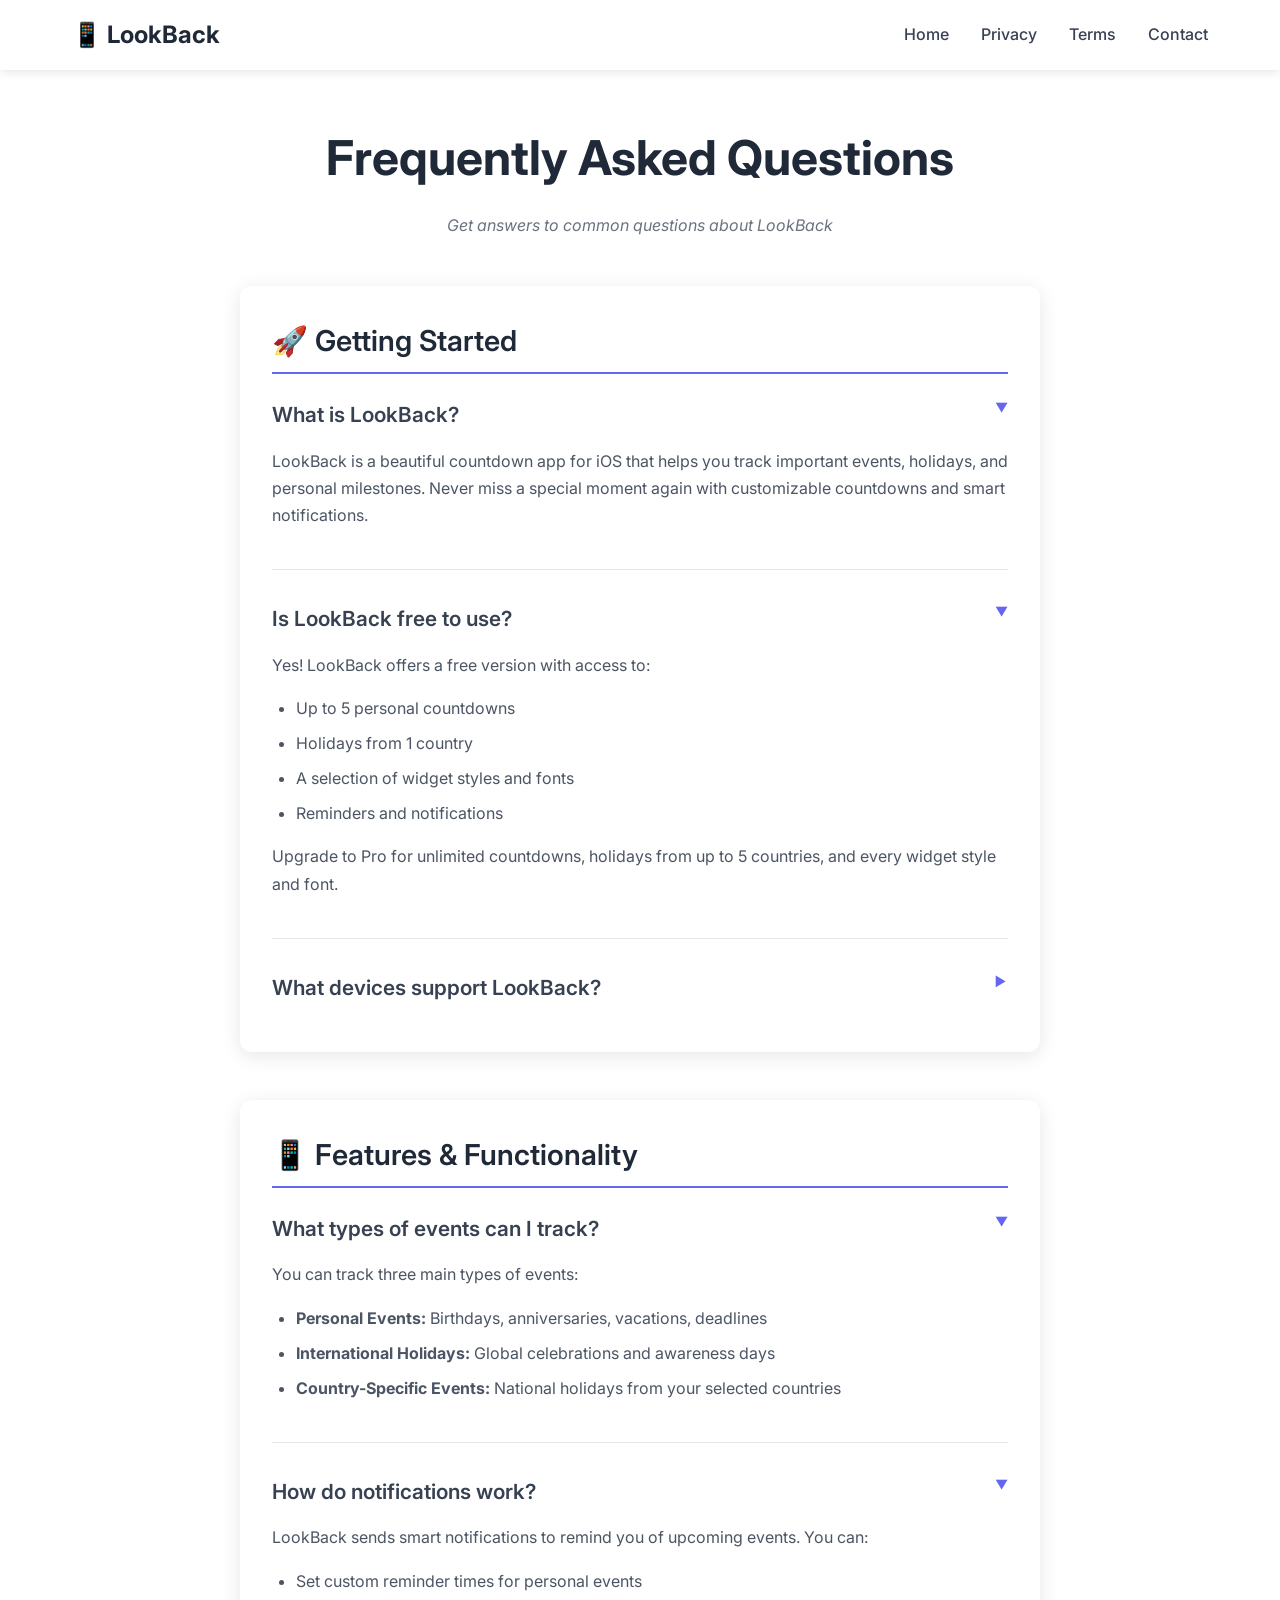
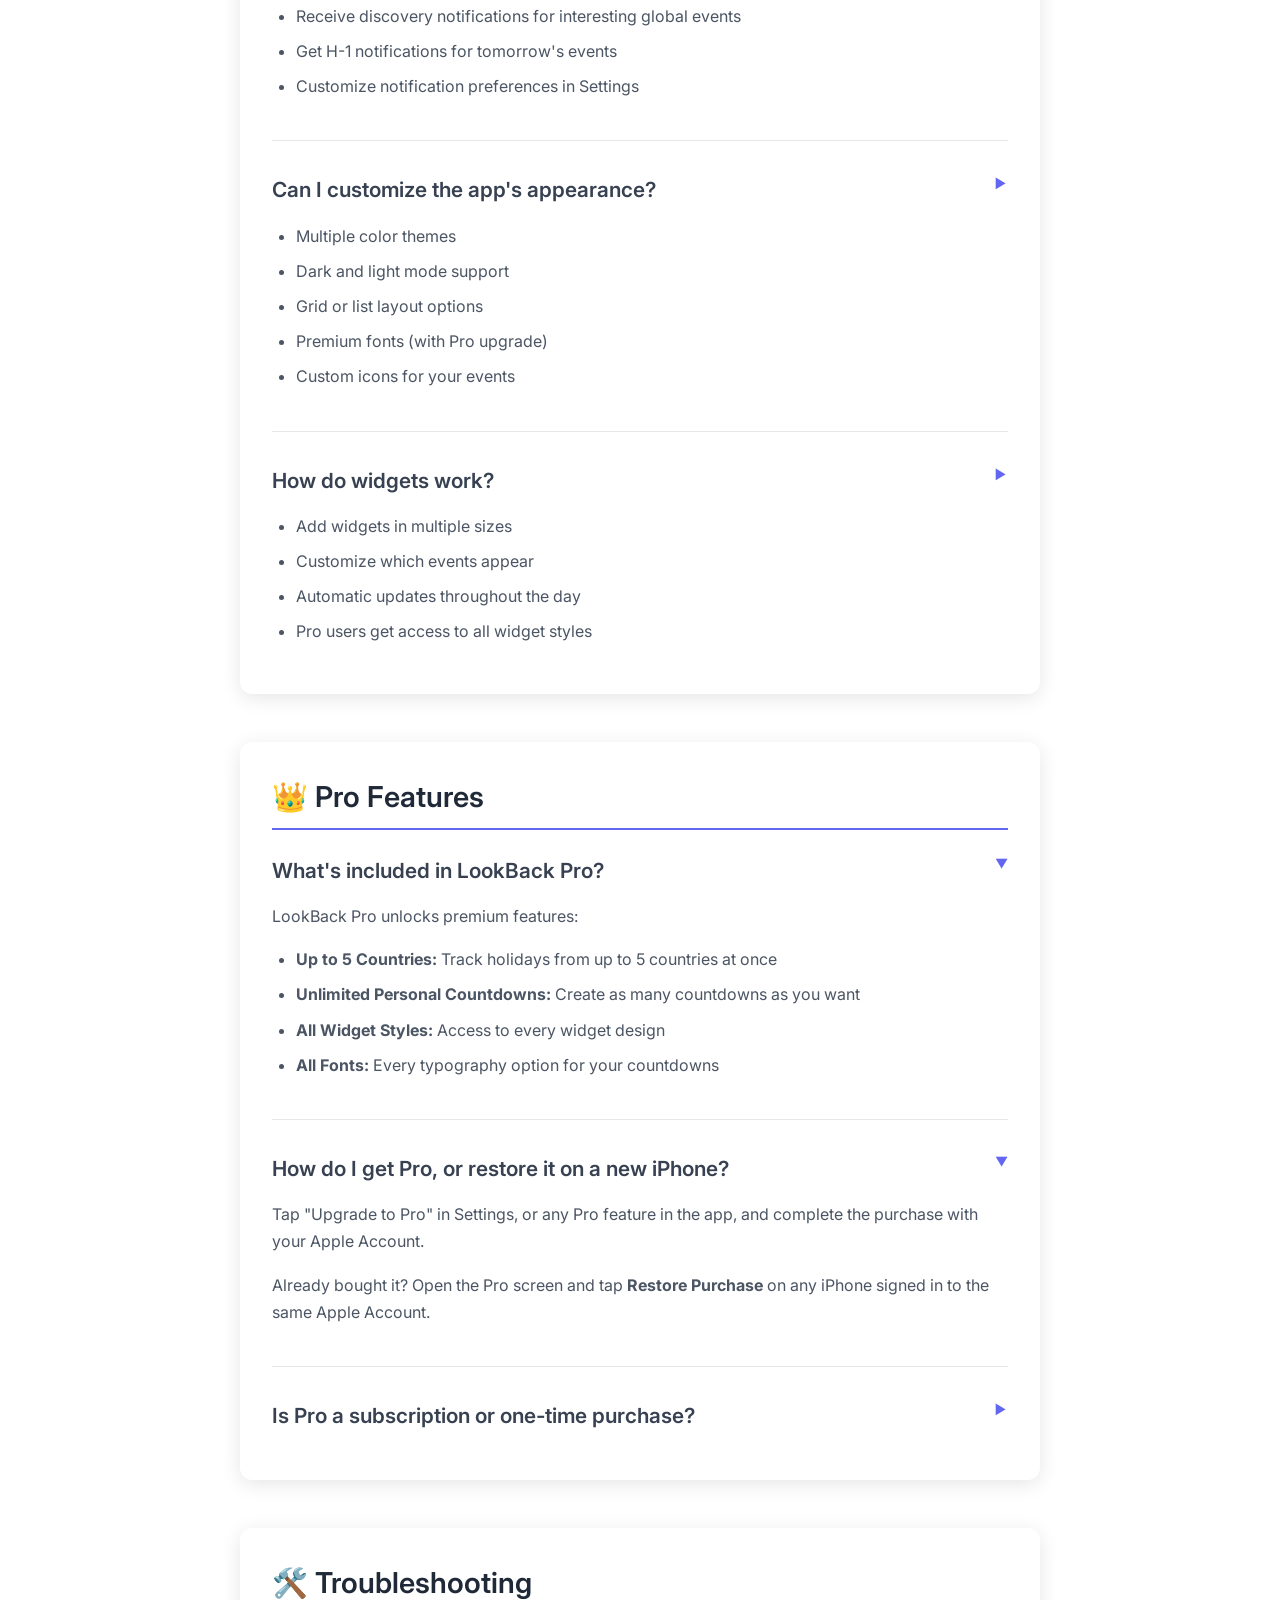
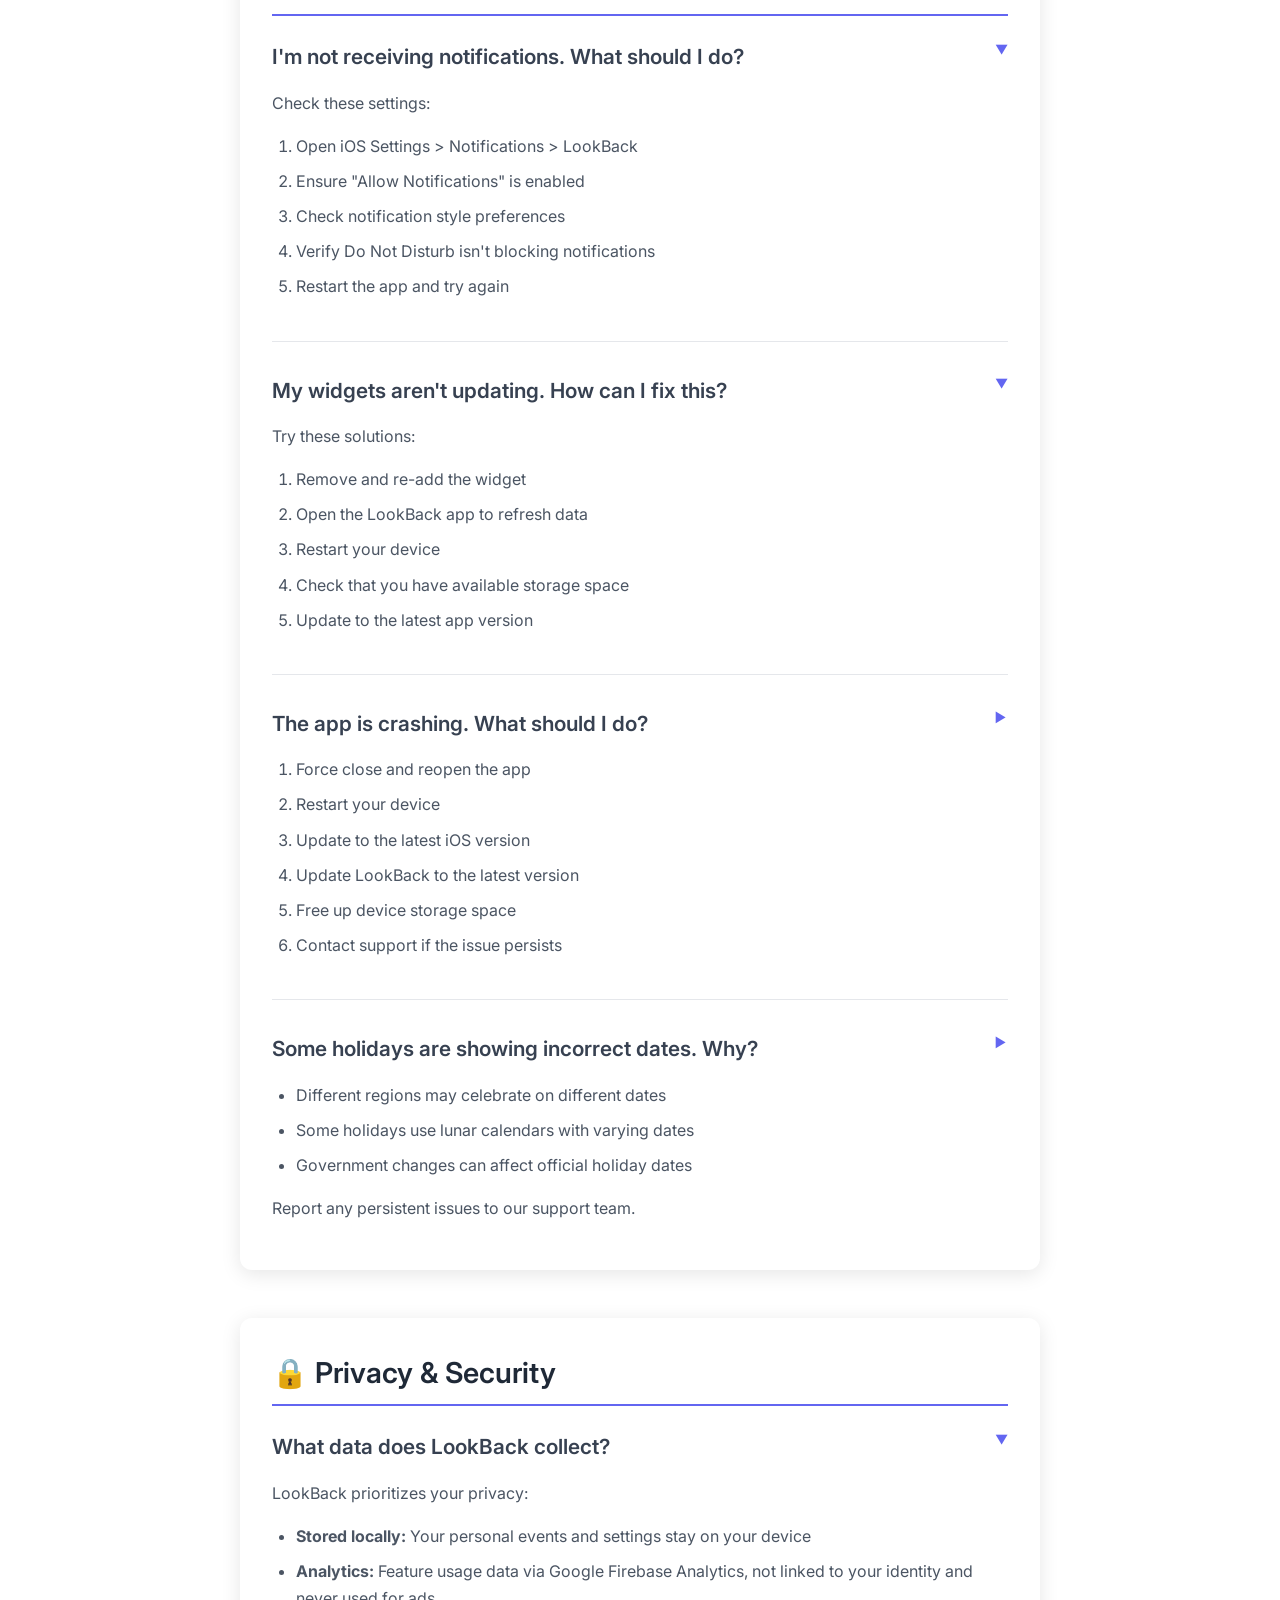
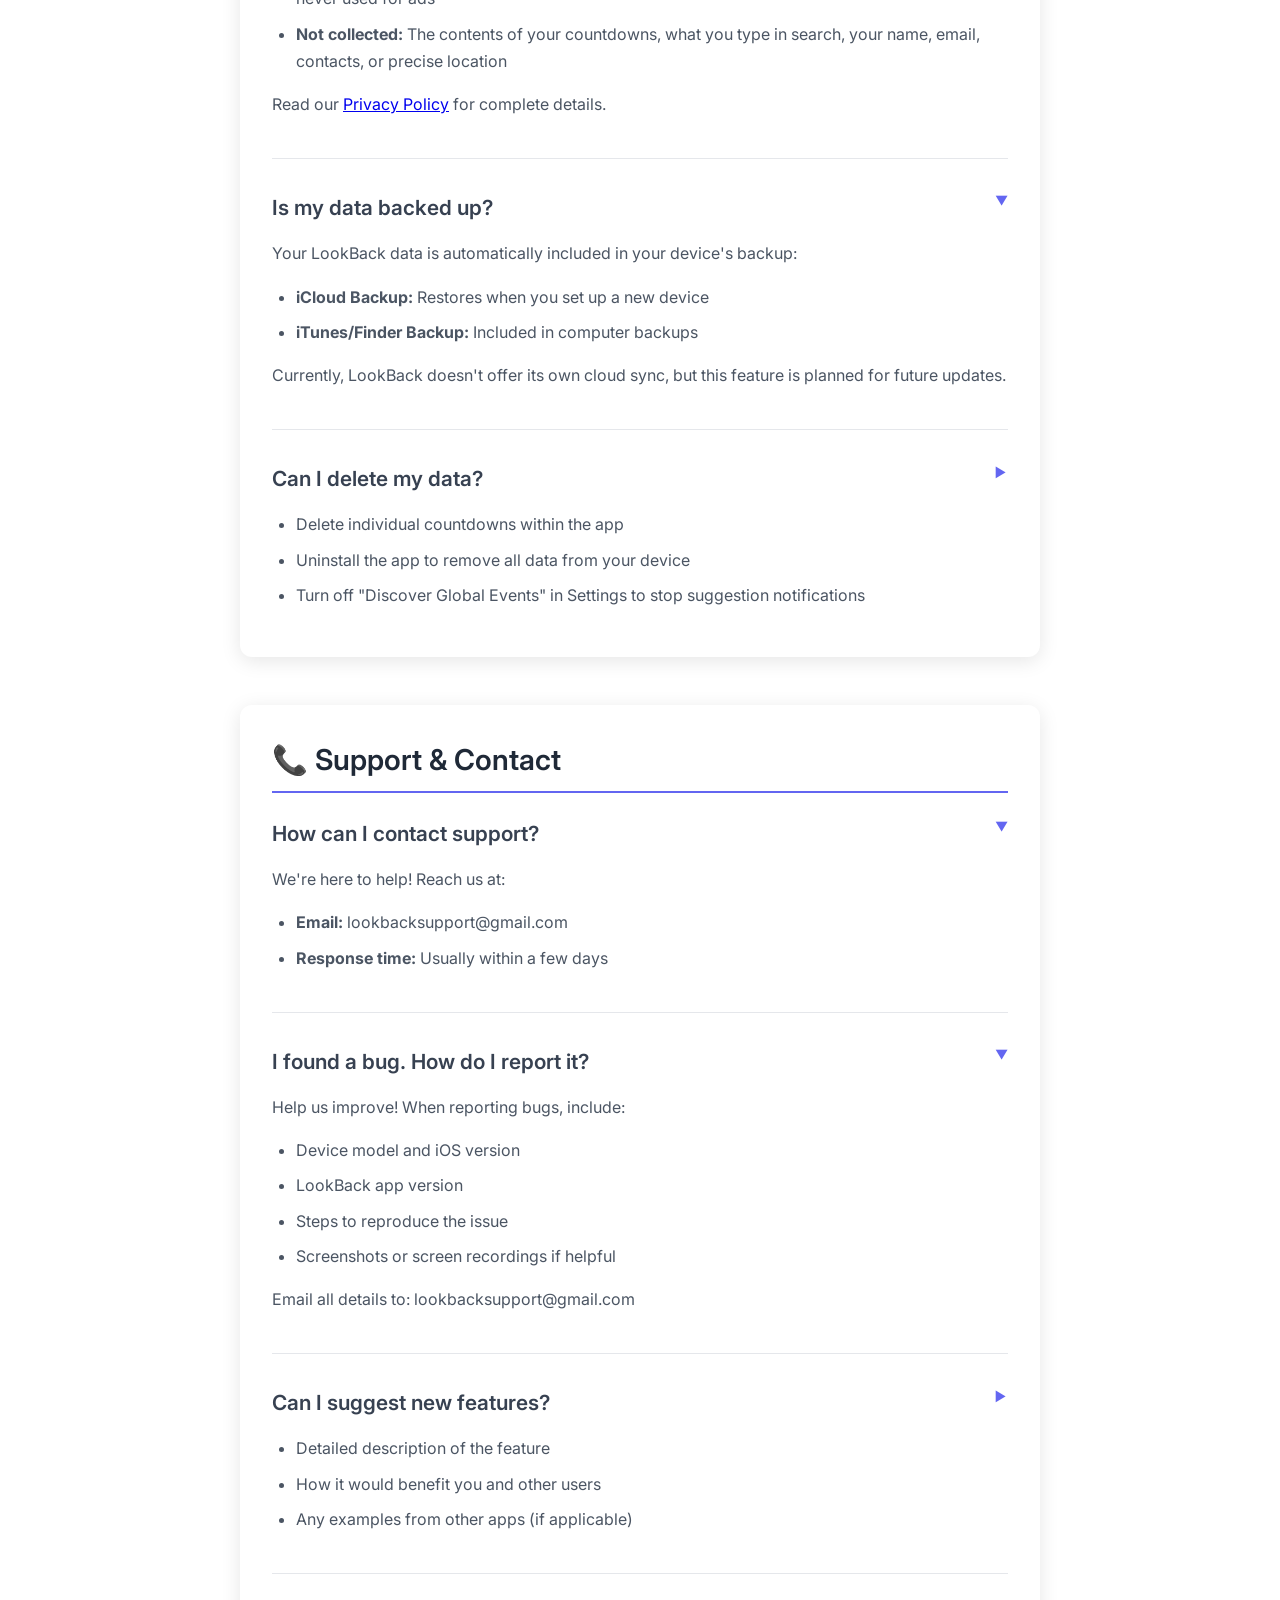
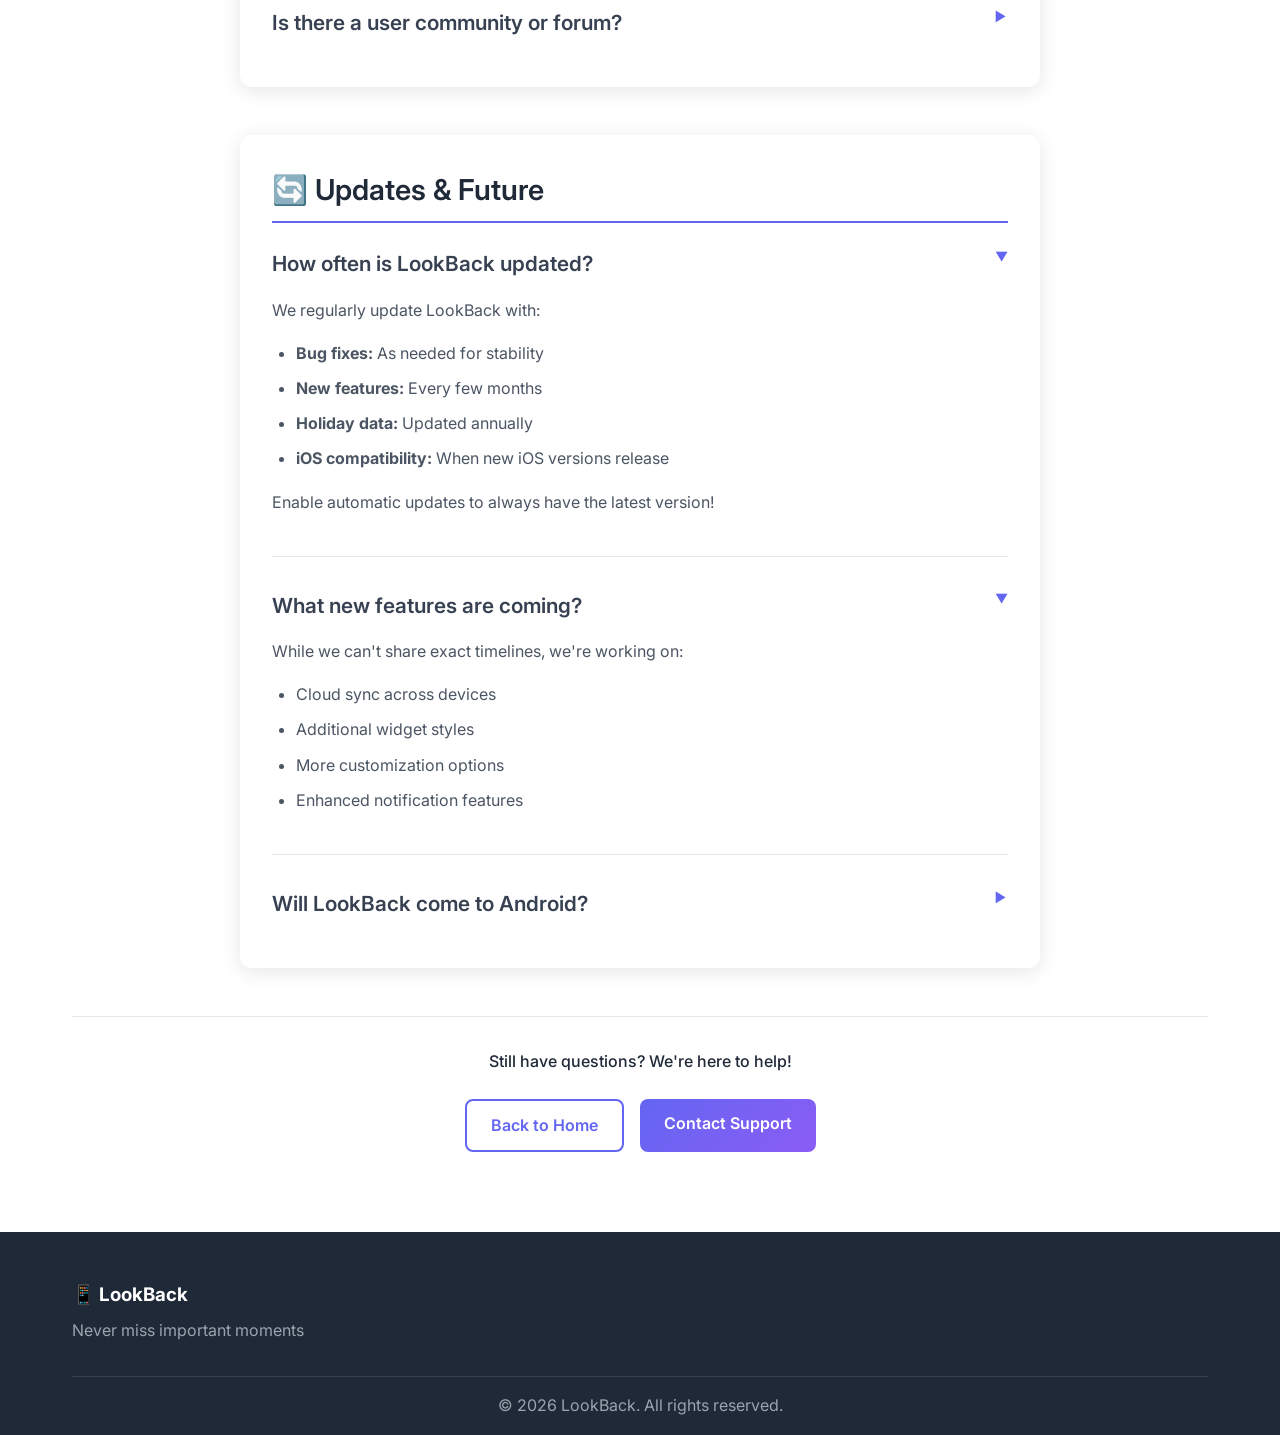
<file: faq.html>
<!DOCTYPE html>
<html lang="en">
<head>
    <meta charset="UTF-8">
    <meta name="viewport" content="width=device-width, initial-scale=1.0">
    <title>FAQ - LookBack</title>
    <meta name="description" content="Frequently Asked Questions about LookBack countdown app">
    <link rel="stylesheet" href="styles.css">
    <link href="https://fonts.googleapis.com/css2?family=Inter:wght@300;400;500;600;700&display=swap" rel="stylesheet">
</head>
<body>
    <nav class="navbar">
        <div class="nav-container">
            <div class="nav-logo">
                <a href="index.html"><h1>📱 LookBack</h1></a>
            </div>
            <ul class="nav-menu">
                <li><a href="index.html" class="nav-link">Home</a></li>
                <li><a href="privacy-policy.html" class="nav-link">Privacy</a></li>
                <li><a href="terms-of-service.html" class="nav-link">Terms</a></li>
                <li><a href="mailto:lookbacksupport@gmail.com" class="nav-link">Contact</a></li>
            </ul>
        </div>
    </nav>

    <main class="legal-page">
        <div class="container">
            <div class="legal-header">
                <h1>Frequently Asked Questions</h1>
                <p class="last-updated">Get answers to common questions about LookBack</p>
            </div>

            <div class="faq-content">
                <div class="faq-category">
                    <h2>🚀 Getting Started</h2>
                    
                    <div class="faq-item">
                        <h3>What is LookBack?</h3>
                        <p>LookBack is a beautiful countdown app for iOS that helps you track important events, holidays, and personal milestones. Never miss a special moment again with customizable countdowns and smart notifications.</p>
                    </div>

                    <div class="faq-item">
                        <h3>Is LookBack free to use?</h3>
                        <p>Yes! LookBack offers a free version with access to:</p>
                        <ul>
                            <li>Up to 5 personal countdowns</li>
                            <li>Holidays from 1 country</li>
                            <li>A selection of widget styles and fonts</li>
                            <li>Reminders and notifications</li>
                        </ul>
                        <p>Upgrade to Pro for unlimited countdowns, holidays from up to 5 countries, and every widget style and font.</p>
                    </div>

                    <div class="faq-item">
                        <h3>What devices support LookBack?</h3>
                        <p>LookBack is made for iPhone and requires iOS 17 or later. Home screen widgets are available in small, medium, and large sizes.</p>
                    </div>
                </div>

                <div class="faq-category">
                    <h2>📱 Features & Functionality</h2>
                    
                    <div class="faq-item">
                        <h3>What types of events can I track?</h3>
                        <p>You can track three main types of events:</p>
                        <ul>
                            <li><strong>Personal Events:</strong> Birthdays, anniversaries, vacations, deadlines</li>
                            <li><strong>International Holidays:</strong> Global celebrations and awareness days</li>
                            <li><strong>Country-Specific Events:</strong> National holidays from your selected countries</li>
                        </ul>
                    </div>

                    <div class="faq-item">
                        <h3>How do notifications work?</h3>
                        <p>LookBack sends smart notifications to remind you of upcoming events. You can:</p>
                        <ul>
                            <li>Set custom reminder times for personal events</li>
                            <li>Receive discovery notifications for interesting global events</li>
                            <li>Get H-1 notifications for tomorrow's events</li>
                            <li>Customize notification preferences in Settings</li>
                        </ul>
                    </div>

                    <div class="faq-item">
                        <h3>Can I customize the app's appearance?</h3>
                        <p>Absolutely! LookBack offers extensive customization:</p>
                        <ul>
                            <li>Multiple color themes</li>
                            <li>Dark and light mode support</li>
                            <li>Grid or list layout options</li>
                            <li>Premium fonts (with Pro upgrade)</li>
                            <li>Custom icons for your events</li>
                        </ul>
                    </div>

                    <div class="faq-item">
                        <h3>How do widgets work?</h3>
                        <p>LookBack widgets let you see your countdowns right on your home screen:</p>
                        <ul>
                            <li>Add widgets in multiple sizes</li>
                            <li>Customize which events appear</li>
                            <li>Automatic updates throughout the day</li>
                            <li>Pro users get access to all widget styles</li>
                        </ul>
                    </div>
                </div>

                <div class="faq-category">
                    <h2>👑 Pro Features</h2>
                    
                    <div class="faq-item">
                        <h3>What's included in LookBack Pro?</h3>
                        <p>LookBack Pro unlocks premium features:</p>
                        <ul>
                            <li><strong>Up to 5 Countries:</strong> Track holidays from up to 5 countries at once</li>
                            <li><strong>Unlimited Personal Countdowns:</strong> Create as many countdowns as you want</li>
                            <li><strong>All Widget Styles:</strong> Access to every widget design</li>
                            <li><strong>All Fonts:</strong> Every typography option for your countdowns</li>
                        </ul>
                    </div>

                    <div class="faq-item">
                        <h3>How do I get Pro, or restore it on a new iPhone?</h3>
                        <p>Tap "Upgrade to Pro" in Settings, or any Pro feature in the app, and complete the purchase with your Apple Account.</p>
                        <p>Already bought it? Open the Pro screen and tap <strong>Restore Purchase</strong> on any iPhone signed in to the same Apple Account.</p>
                    </div>

                    <div class="faq-item">
                        <h3>Is Pro a subscription or one-time purchase?</h3>
                        <p>LookBack Pro is a one-time purchase. No subscription and no recurring charges. Refunds are handled by Apple at <a href="https://reportaproblem.apple.com" target="_blank" rel="noopener">reportaproblem.apple.com</a>.</p>
                    </div>
                </div>

                <div class="faq-category">
                    <h2>🛠️ Troubleshooting</h2>
                    
                    <div class="faq-item">
                        <h3>I'm not receiving notifications. What should I do?</h3>
                        <p>Check these settings:</p>
                        <ol>
                            <li>Open iOS Settings > Notifications > LookBack</li>
                            <li>Ensure "Allow Notifications" is enabled</li>
                            <li>Check notification style preferences</li>
                            <li>Verify Do Not Disturb isn't blocking notifications</li>
                            <li>Restart the app and try again</li>
                        </ol>
                    </div>

                    <div class="faq-item">
                        <h3>My widgets aren't updating. How can I fix this?</h3>
                        <p>Try these solutions:</p>
                        <ol>
                            <li>Remove and re-add the widget</li>
                            <li>Open the LookBack app to refresh data</li>
                            <li>Restart your device</li>
                            <li>Check that you have available storage space</li>
                            <li>Update to the latest app version</li>
                        </ol>
                    </div>

                    <div class="faq-item">
                        <h3>The app is crashing. What should I do?</h3>
                        <p>Follow these steps:</p>
                        <ol>
                            <li>Force close and reopen the app</li>
                            <li>Restart your device</li>
                            <li>Update to the latest iOS version</li>
                            <li>Update LookBack to the latest version</li>
                            <li>Free up device storage space</li>
                            <li>Contact support if the issue persists</li>
                        </ol>
                    </div>

                    <div class="faq-item">
                        <h3>Some holidays are showing incorrect dates. Why?</h3>
                        <p>Holiday dates are compiled from official and public sources, but occasionally:</p>
                        <ul>
                            <li>Different regions may celebrate on different dates</li>
                            <li>Some holidays use lunar calendars with varying dates</li>
                            <li>Government changes can affect official holiday dates</li>
                        </ul>
                        <p>Report any persistent issues to our support team.</p>
                    </div>
                </div>

                <div class="faq-category">
                    <h2>🔒 Privacy & Security</h2>
                    
                    <div class="faq-item">
                        <h3>What data does LookBack collect?</h3>
                        <p>LookBack prioritizes your privacy:</p>
                        <ul>
                            <li><strong>Stored locally:</strong> Your personal events and settings stay on your device</li>
                            <li><strong>Analytics:</strong> Feature usage data via Google Firebase Analytics, not linked to your identity and never used for ads</li>
                            <li><strong>Not collected:</strong> The contents of your countdowns, what you type in search, your name, email, contacts, or precise location</li>
                        </ul>
                        <p>Read our <a href="privacy-policy.html">Privacy Policy</a> for complete details.</p>
                    </div>

                    <div class="faq-item">
                        <h3>Is my data backed up?</h3>
                        <p>Your LookBack data is automatically included in your device's backup:</p>
                        <ul>
                            <li><strong>iCloud Backup:</strong> Restores when you set up a new device</li>
                            <li><strong>iTunes/Finder Backup:</strong> Included in computer backups</li>
                        </ul>
                        <p>Currently, LookBack doesn't offer its own cloud sync, but this feature is planned for future updates.</p>
                    </div>

                    <div class="faq-item">
                        <h3>Can I delete my data?</h3>
                        <p>Yes! You have full control:</p>
                        <ul>
                            <li>Delete individual countdowns within the app</li>
                            <li>Uninstall the app to remove all data from your device</li>
                            <li>Turn off "Discover Global Events" in Settings to stop suggestion notifications</li>
                        </ul>
                    </div>
                </div>

                <div class="faq-category">
                    <h2>📞 Support & Contact</h2>
                    
                    <div class="faq-item">
                        <h3>How can I contact support?</h3>
                        <p>We're here to help! Reach us at:</p>
                        <ul>
                            <li><strong>Email:</strong> lookbacksupport@gmail.com</li>
                            <li><strong>Response time:</strong> Usually within a few days</li>
                        </ul>
                    </div>

                    <div class="faq-item">
                        <h3>I found a bug. How do I report it?</h3>
                        <p>Help us improve! When reporting bugs, include:</p>
                        <ul>
                            <li>Device model and iOS version</li>
                            <li>LookBack app version</li>
                            <li>Steps to reproduce the issue</li>
                            <li>Screenshots or screen recordings if helpful</li>
                        </ul>
                        <p>Email all details to: lookbacksupport@gmail.com</p>
                    </div>

                    <div class="faq-item">
                        <h3>Can I suggest new features?</h3>
                        <p>Absolutely! We love hearing from users. Send feature requests to lookbacksupport@gmail.com with:</p>
                        <ul>
                            <li>Detailed description of the feature</li>
                            <li>How it would benefit you and other users</li>
                            <li>Any examples from other apps (if applicable)</li>
                        </ul>
                    </div>

                    <div class="faq-item">
                        <h3>Is there a user community or forum?</h3>
                        <p>Not yet. For now, email is the best way to reach us. We read every message.</p>
                    </div>
                </div>

                <div class="faq-category">
                    <h2>🔄 Updates & Future</h2>
                    
                    <div class="faq-item">
                        <h3>How often is LookBack updated?</h3>
                        <p>We regularly update LookBack with:</p>
                        <ul>
                            <li><strong>Bug fixes:</strong> As needed for stability</li>
                            <li><strong>New features:</strong> Every few months</li>
                            <li><strong>Holiday data:</strong> Updated annually</li>
                            <li><strong>iOS compatibility:</strong> When new iOS versions release</li>
                        </ul>
                        <p>Enable automatic updates to always have the latest version!</p>
                    </div>

                    <div class="faq-item">
                        <h3>What new features are coming?</h3>
                        <p>While we can't share exact timelines, we're working on:</p>
                        <ul>
                            <li>Cloud sync across devices</li>
                            <li>Additional widget styles</li>
                            <li>More customization options</li>
                            <li>Enhanced notification features</li>
                        </ul>
                    </div>

                    <div class="faq-item">
                        <h3>Will LookBack come to Android?</h3>
                        <p>Currently, LookBack is iOS-only as we focus on providing the best possible experience for Apple users. Android support may be considered in the future based on user demand.</p>
                    </div>
                </div>
            </div>

            <div class="legal-footer">
                <p>Still have questions? We're here to help!</p>
                <div class="legal-actions">
                    <a href="index.html" class="btn btn-secondary">Back to Home</a>
                    <a href="mailto:lookbacksupport@gmail.com" class="btn btn-primary">Contact Support</a>
                </div>
            </div>
        </div>
    </main>

    <footer class="footer">
        <div class="container">
            <div class="footer-content">
                <div class="footer-brand">
                    <h3>📱 LookBack</h3>
                    <p>Never miss important moments</p>
                </div>
            </div>
            <div class="footer-bottom">
                <p>&copy; 2026 LookBack. All rights reserved.</p>
            </div>
        </div>
    </footer>

    <style>
        .faq-content {
            max-width: 800px;
            margin: 0 auto;
        }

        .faq-category {
            margin-bottom: 3rem;
            background: white;
            border-radius: 12px;
            padding: 2rem;
            box-shadow: 0 4px 20px rgba(0, 0, 0, 0.1);
        }

        .faq-category h2 {
            font-size: 1.8rem;
            font-weight: 600;
            color: #1f2937;
            margin-bottom: 1.5rem;
            padding-bottom: 0.5rem;
            border-bottom: 2px solid #6366f1;
        }

        .faq-item {
            margin-bottom: 2rem;
            padding-bottom: 1.5rem;
            border-bottom: 1px solid #e5e7eb;
        }

        .faq-item:last-child {
            border-bottom: none;
            margin-bottom: 0;
            padding-bottom: 0;
        }

        .faq-item h3 {
            font-size: 1.3rem;
            font-weight: 600;
            color: #374151;
            margin-bottom: 1rem;
            cursor: pointer;
            position: relative;
            padding-right: 2rem;
        }

        .faq-item h3::after {
            content: '▼';
            position: absolute;
            right: 0;
            top: 0;
            font-size: 0.8rem;
            color: #6366f1;
            transition: transform 0.3s ease;
        }

        .faq-item.collapsed h3::after {
            transform: rotate(-90deg);
        }

        .faq-item p, .faq-item ul, .faq-item ol {
            color: #4b5563;
            line-height: 1.7;
            margin-bottom: 1rem;
        }

        .faq-item ul, .faq-item ol {
            margin-left: 1.5rem;
        }

        .faq-item li {
            margin-bottom: 0.5rem;
        }

        .faq-item code {
            background: #f3f4f6;
            padding: 0.2rem 0.5rem;
            border-radius: 4px;
            font-family: 'Monaco', 'Consolas', monospace;
            font-size: 0.9rem;
            color: #6366f1;
        }

        @media (max-width: 768px) {
            .faq-category {
                padding: 1.5rem;
            }

            .faq-category h2 {
                font-size: 1.5rem;
            }

            .faq-item h3 {
                font-size: 1.1rem;
            }
        }

        @media (prefers-color-scheme: dark) {
            .faq-category {
                background: #1f2937;
            }

            .faq-category h2 {
                color: #f9fafb;
            }

            .faq-item {
                border-bottom-color: #374151;
            }

            .faq-item h3 {
                color: #f9fafb;
            }

            .faq-item p, .faq-item ul, .faq-item ol {
                color: #d1d5db;
            }

            .faq-item code {
                background: #374151;
                color: #a5b4fc;
            }
        }
    </style>

    <script>
        // FAQ accordion functionality
        document.addEventListener('DOMContentLoaded', function() {
            const faqItems = document.querySelectorAll('.faq-item h3');
            
            faqItems.forEach(item => {
                item.addEventListener('click', function() {
                    const faqItem = this.parentElement;
                    const content = faqItem.querySelector('p, ul, ol');
                    
                    if (faqItem.classList.contains('collapsed')) {
                        faqItem.classList.remove('collapsed');
                        content.style.display = 'block';
                    } else {
                        faqItem.classList.add('collapsed');
                        content.style.display = 'none';
                    }
                });
            });

            // Initially collapse some items for better UX
            const itemsToCollapse = document.querySelectorAll('.faq-item:nth-child(n+4)');
            itemsToCollapse.forEach(item => {
                item.classList.add('collapsed');
                const content = item.querySelector('p, ul, ol');
                if (content) content.style.display = 'none';
            });
        });
    </script>
</body>
</html>
</file>
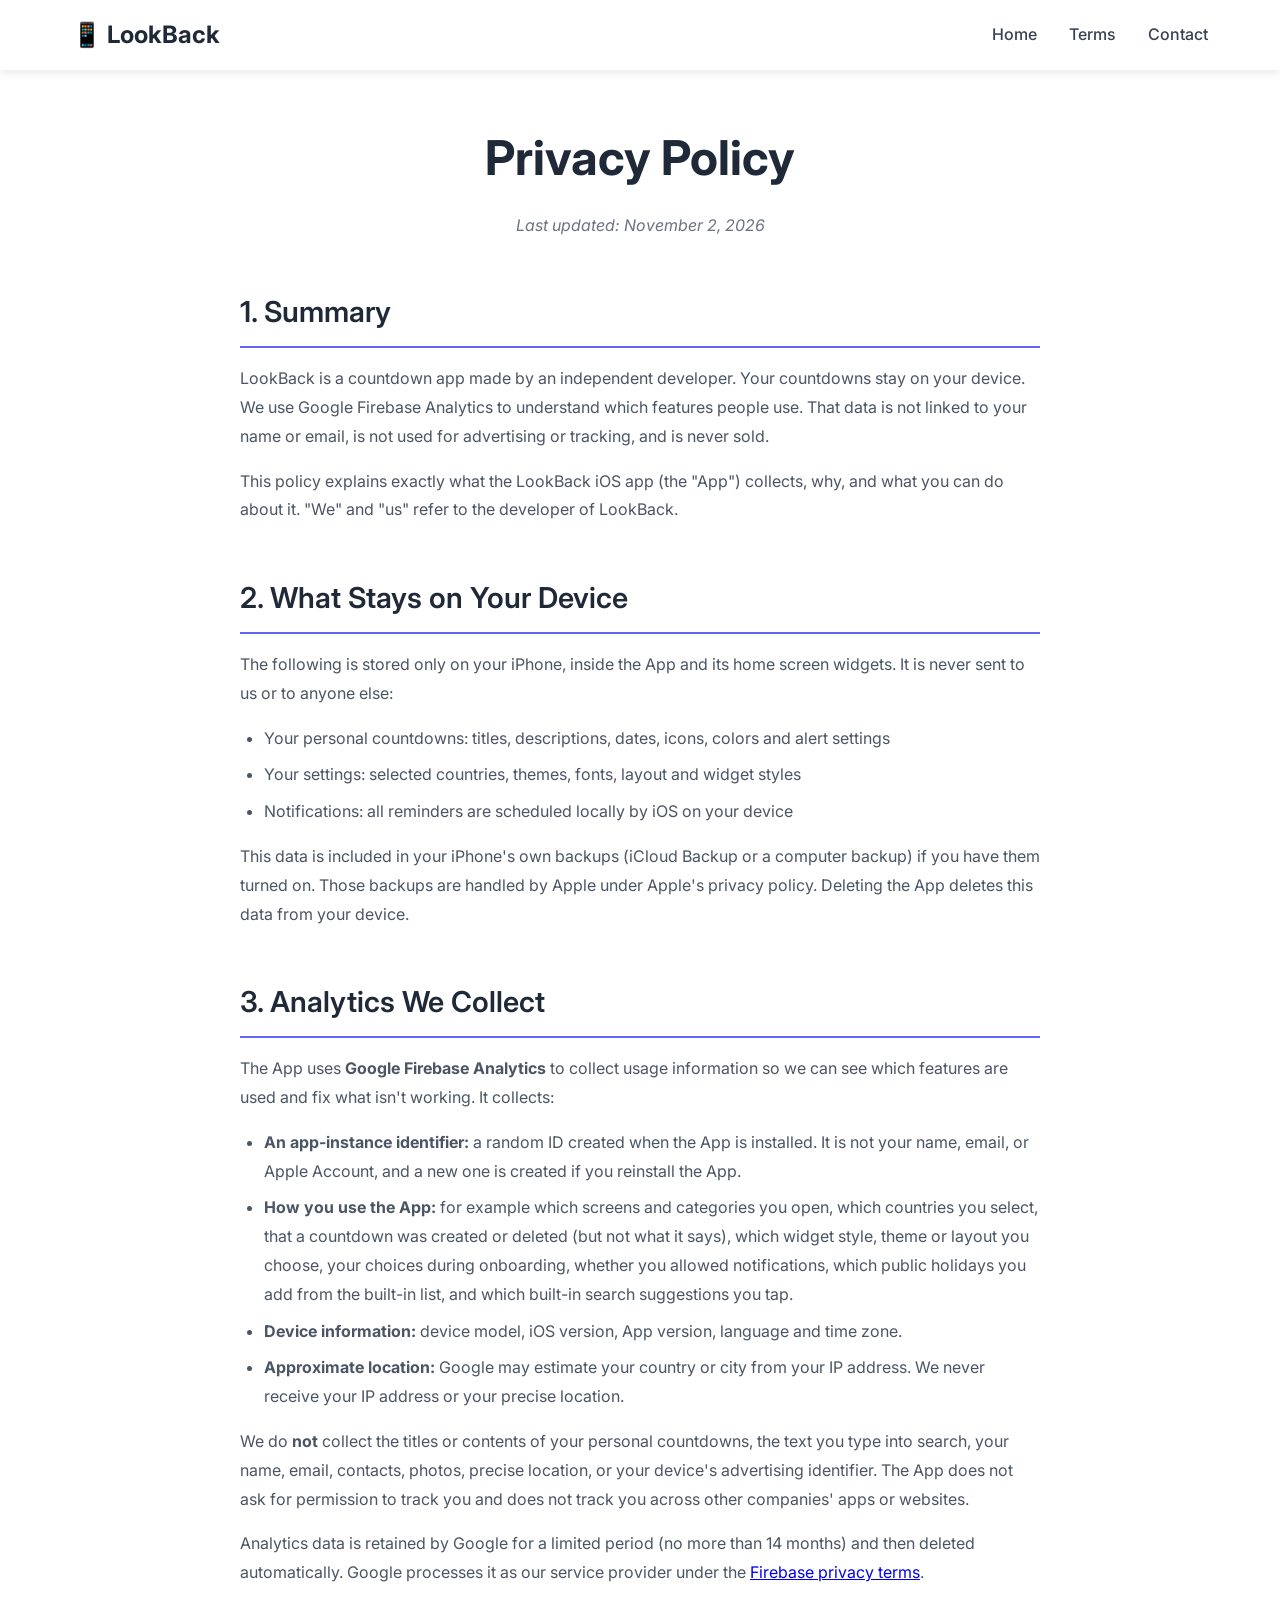
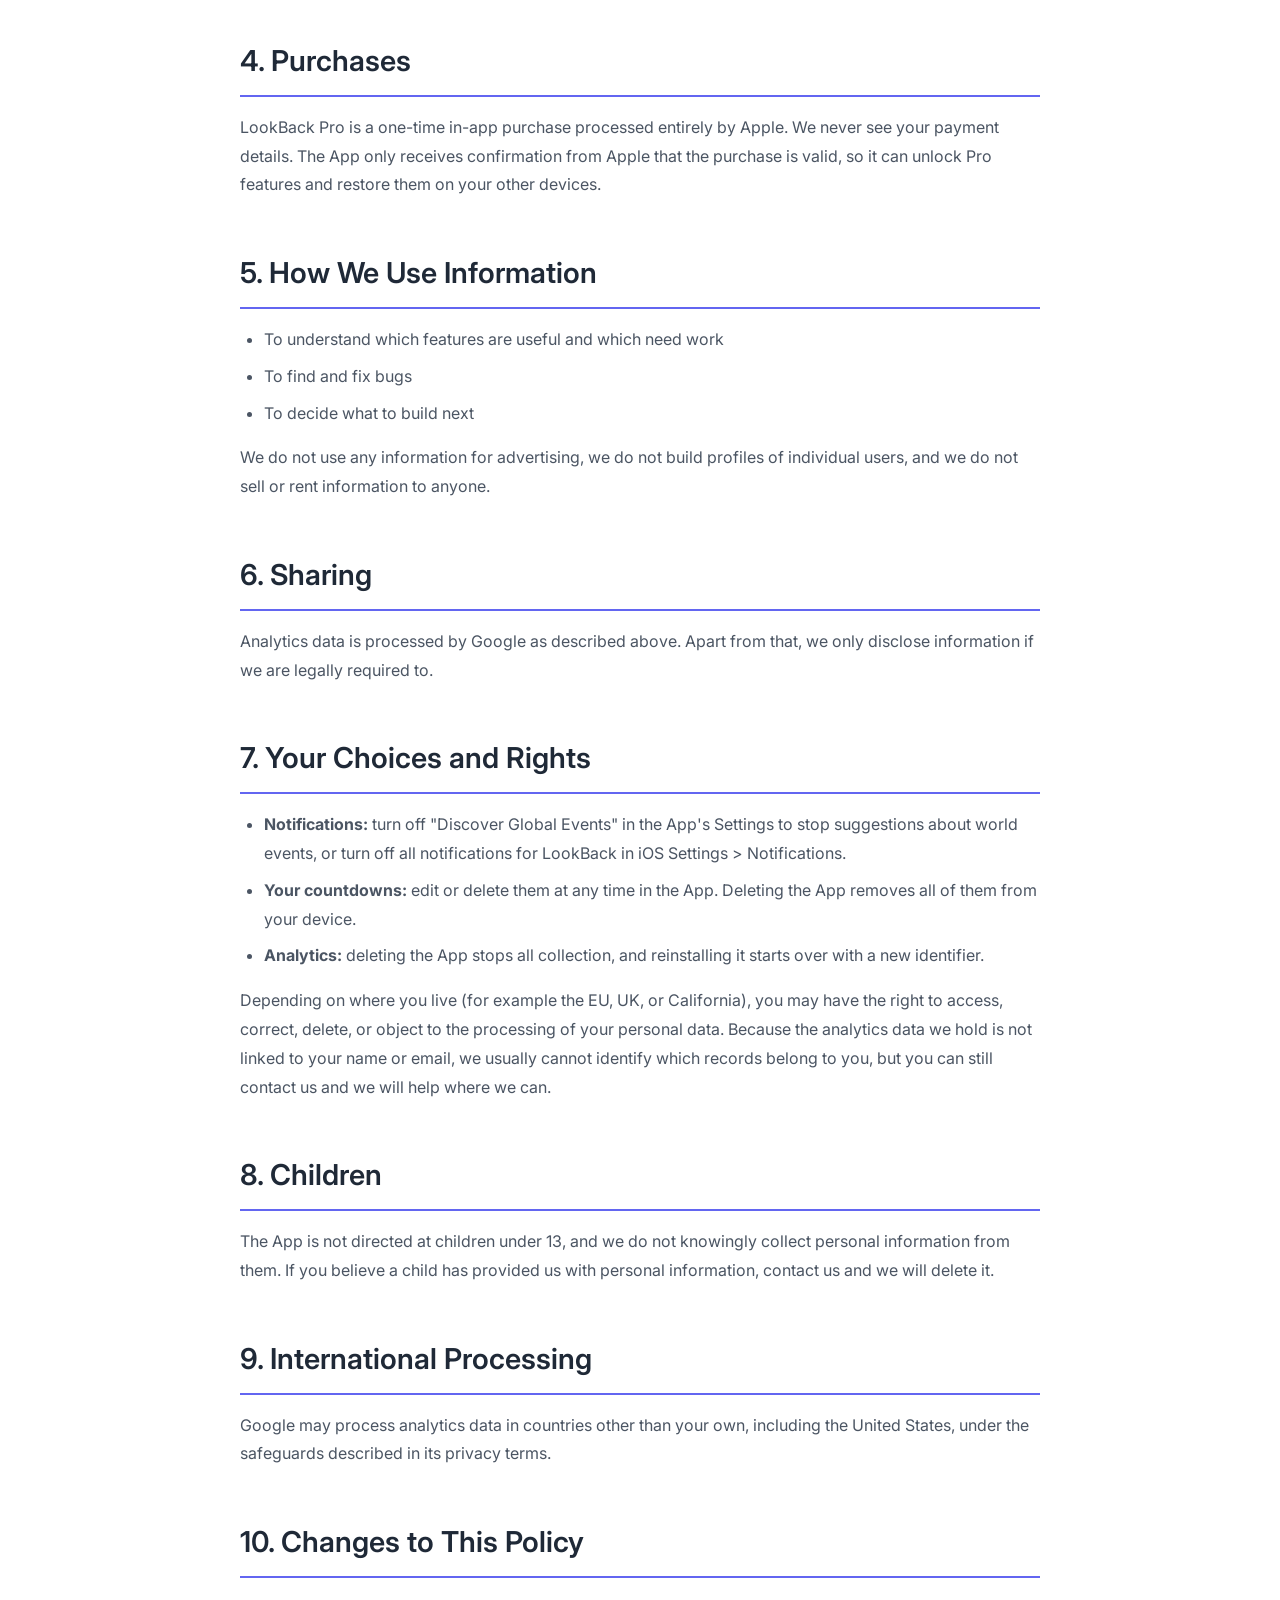
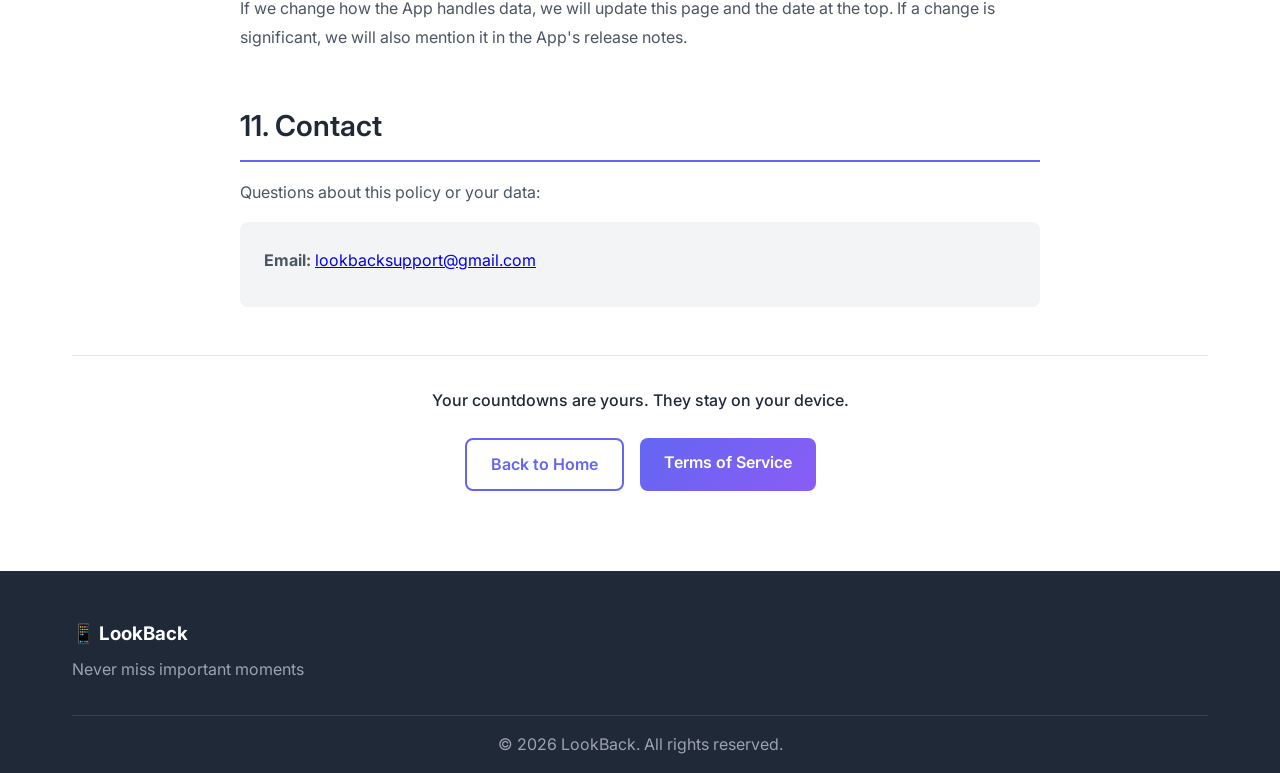
<file: privacy-policy.html>
<!DOCTYPE html>
<html lang="en">
<head>
    <meta charset="UTF-8">
    <meta name="viewport" content="width=device-width, initial-scale=1.0">
    <title>Privacy Policy - LookBack</title>
    <meta name="description" content="Privacy Policy for LookBack countdown app">
    <link rel="stylesheet" href="styles.css">
    <link href="https://fonts.googleapis.com/css2?family=Inter:wght@300;400;500;600;700&display=swap" rel="stylesheet">
</head>
<body>
    <nav class="navbar">
        <div class="nav-container">
            <div class="nav-logo">
                <a href="index.html"><h1>📱 LookBack</h1></a>
            </div>
            <ul class="nav-menu">
                <li><a href="index.html" class="nav-link">Home</a></li>
                <li><a href="terms-of-service.html" class="nav-link">Terms</a></li>
                <li><a href="mailto:lookbacksupport@gmail.com" class="nav-link">Contact</a></li>
            </ul>
        </div>
    </nav>

    <main class="legal-page">
        <div class="container">
            <div class="legal-header">
                <h1>Privacy Policy</h1>
                <p class="last-updated">Last updated: November 2, 2026</p>
            </div>

            <div class="legal-content">
                <section class="legal-section">
                    <h2>1. Summary</h2>
                    <p>LookBack is a countdown app made by an independent developer. Your countdowns stay on your device. We use Google Firebase Analytics to understand which features people use. That data is not linked to your name or email, is not used for advertising or tracking, and is never sold.</p>
                    <p>This policy explains exactly what the LookBack iOS app (the "App") collects, why, and what you can do about it. "We" and "us" refer to the developer of LookBack.</p>
                </section>

                <section class="legal-section">
                    <h2>2. What Stays on Your Device</h2>
                    <p>The following is stored only on your iPhone, inside the App and its home screen widgets. It is never sent to us or to anyone else:</p>
                    <ul>
                        <li>Your personal countdowns: titles, descriptions, dates, icons, colors and alert settings</li>
                        <li>Your settings: selected countries, themes, fonts, layout and widget styles</li>
                        <li>Notifications: all reminders are scheduled locally by iOS on your device</li>
                    </ul>
                    <p>This data is included in your iPhone's own backups (iCloud Backup or a computer backup) if you have them turned on. Those backups are handled by Apple under Apple's privacy policy. Deleting the App deletes this data from your device.</p>
                </section>

                <section class="legal-section">
                    <h2>3. Analytics We Collect</h2>
                    <p>The App uses <strong>Google Firebase Analytics</strong> to collect usage information so we can see which features are used and fix what isn't working. It collects:</p>
                    <ul>
                        <li><strong>An app-instance identifier:</strong> a random ID created when the App is installed. It is not your name, email, or Apple Account, and a new one is created if you reinstall the App.</li>
                        <li><strong>How you use the App:</strong> for example which screens and categories you open, which countries you select, that a countdown was created or deleted (but not what it says), which widget style, theme or layout you choose, your choices during onboarding, whether you allowed notifications, which public holidays you add from the built-in list, and which built-in search suggestions you tap.</li>
                        <li><strong>Device information:</strong> device model, iOS version, App version, language and time zone.</li>
                        <li><strong>Approximate location:</strong> Google may estimate your country or city from your IP address. We never receive your IP address or your precise location.</li>
                    </ul>
                    <p>We do <strong>not</strong> collect the titles or contents of your personal countdowns, the text you type into search, your name, email, contacts, photos, precise location, or your device's advertising identifier. The App does not ask for permission to track you and does not track you across other companies' apps or websites.</p>
                    <p>Analytics data is retained by Google for a limited period (no more than 14 months) and then deleted automatically. Google processes it as our service provider under the <a href="https://firebase.google.com/support/privacy" target="_blank" rel="noopener">Firebase privacy terms</a>.</p>
                </section>

                <section class="legal-section">
                    <h2>4. Purchases</h2>
                    <p>LookBack Pro is a one-time in-app purchase processed entirely by Apple. We never see your payment details. The App only receives confirmation from Apple that the purchase is valid, so it can unlock Pro features and restore them on your other devices.</p>
                </section>

                <section class="legal-section">
                    <h2>5. How We Use Information</h2>
                    <ul>
                        <li>To understand which features are useful and which need work</li>
                        <li>To find and fix bugs</li>
                        <li>To decide what to build next</li>
                    </ul>
                    <p>We do not use any information for advertising, we do not build profiles of individual users, and we do not sell or rent information to anyone.</p>
                </section>

                <section class="legal-section">
                    <h2>6. Sharing</h2>
                    <p>Analytics data is processed by Google as described above. Apart from that, we only disclose information if we are legally required to.</p>
                </section>

                <section class="legal-section">
                    <h2>7. Your Choices and Rights</h2>
                    <ul>
                        <li><strong>Notifications:</strong> turn off "Discover Global Events" in the App's Settings to stop suggestions about world events, or turn off all notifications for LookBack in iOS Settings &gt; Notifications.</li>
                        <li><strong>Your countdowns:</strong> edit or delete them at any time in the App. Deleting the App removes all of them from your device.</li>
                        <li><strong>Analytics:</strong> deleting the App stops all collection, and reinstalling it starts over with a new identifier.</li>
                    </ul>
                    <p>Depending on where you live (for example the EU, UK, or California), you may have the right to access, correct, delete, or object to the processing of your personal data. Because the analytics data we hold is not linked to your name or email, we usually cannot identify which records belong to you, but you can still contact us and we will help where we can.</p>
                </section>

                <section class="legal-section">
                    <h2>8. Children</h2>
                    <p>The App is not directed at children under 13, and we do not knowingly collect personal information from them. If you believe a child has provided us with personal information, contact us and we will delete it.</p>
                </section>

                <section class="legal-section">
                    <h2>9. International Processing</h2>
                    <p>Google may process analytics data in countries other than your own, including the United States, under the safeguards described in its privacy terms.</p>
                </section>

                <section class="legal-section">
                    <h2>10. Changes to This Policy</h2>
                    <p>If we change how the App handles data, we will update this page and the date at the top. If a change is significant, we will also mention it in the App's release notes.</p>
                </section>

                <section class="legal-section">
                    <h2>11. Contact</h2>
                    <p>Questions about this policy or your data:</p>
                    <div class="contact-info">
                        <p><strong>Email:</strong> <a href="mailto:lookbacksupport@gmail.com">lookbacksupport@gmail.com</a></p>
                    </div>
                </section>
            </div>

            <div class="legal-footer">
                <p>Your countdowns are yours. They stay on your device.</p>
                <div class="legal-actions">
                    <a href="index.html" class="btn btn-secondary">Back to Home</a>
                    <a href="terms-of-service.html" class="btn btn-primary">Terms of Service</a>
                </div>
            </div>
        </div>
    </main>

    <footer class="footer">
        <div class="container">
            <div class="footer-content">
                <div class="footer-brand">
                    <h3>📱 LookBack</h3>
                    <p>Never miss important moments</p>
                </div>
            </div>
            <div class="footer-bottom">
                <p>&copy; 2026 LookBack. All rights reserved.</p>
            </div>
        </div>
    </footer>
</body>
</html>
</file>
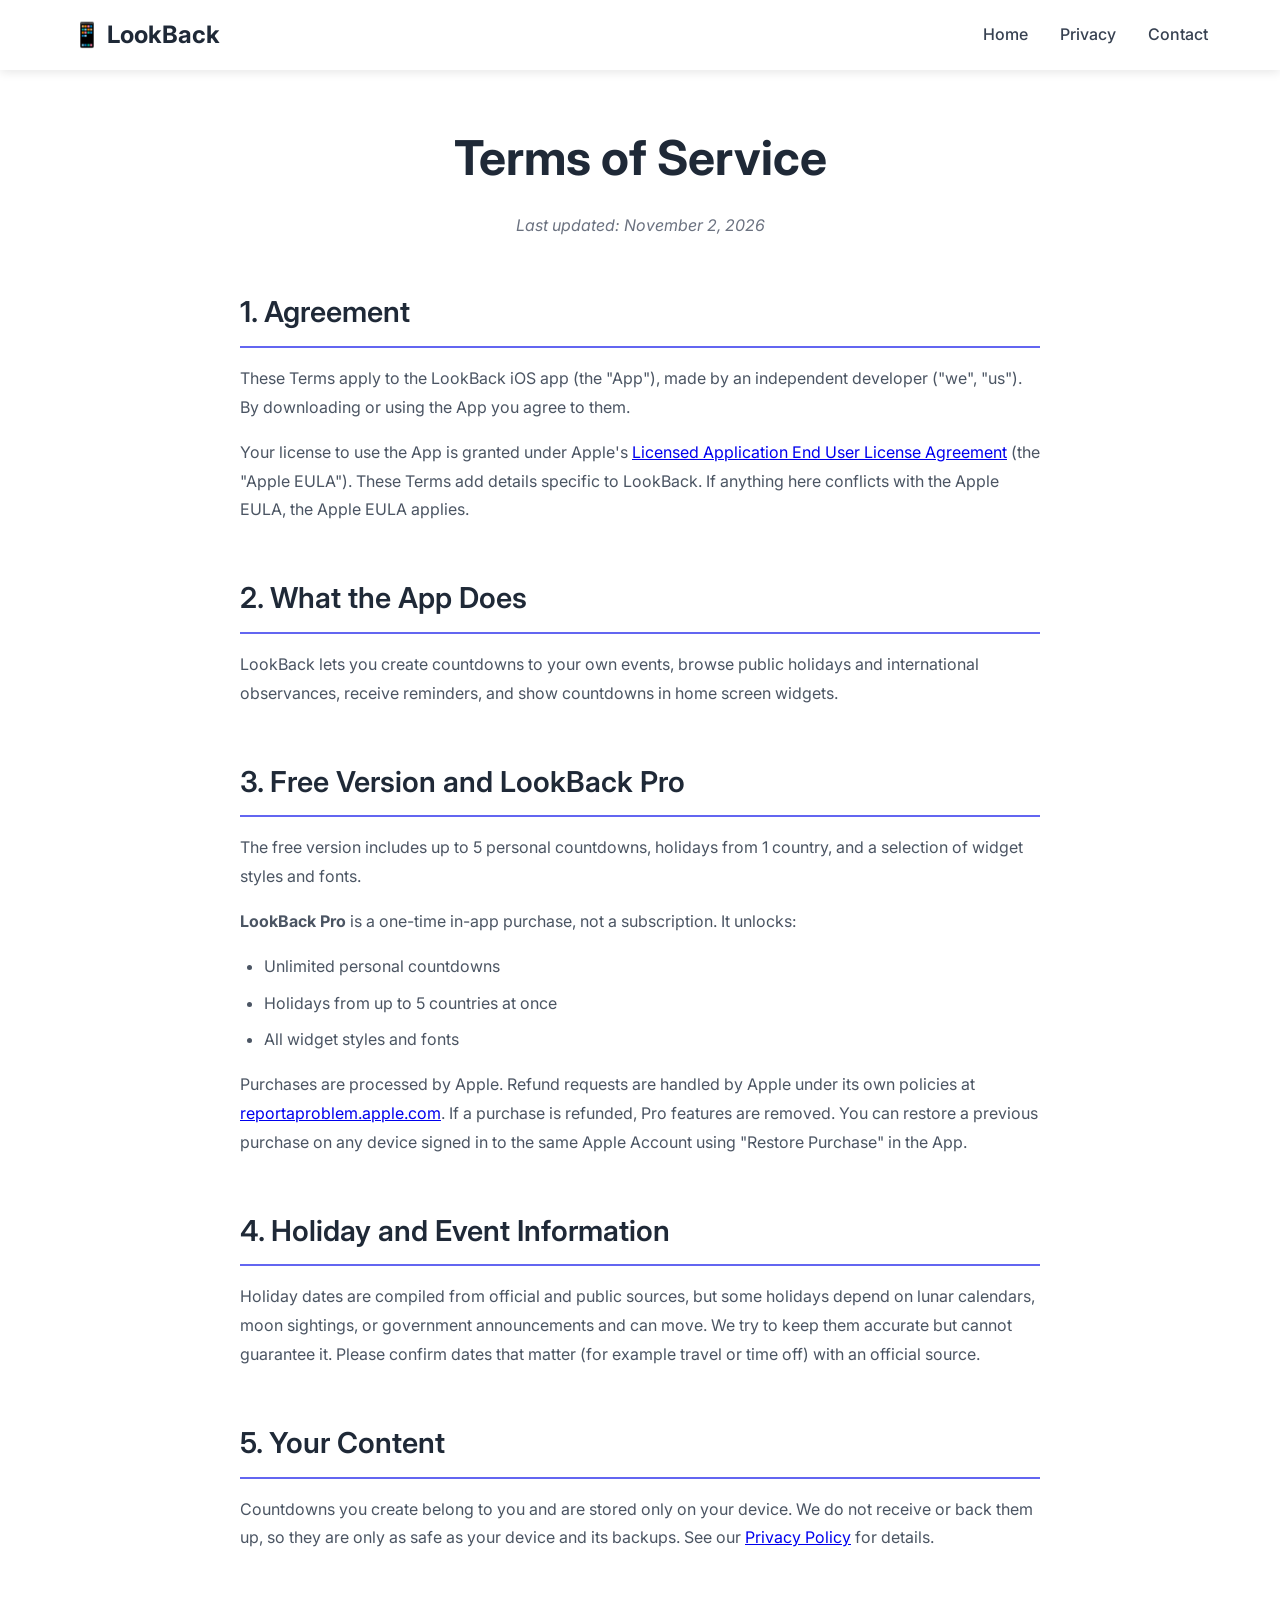
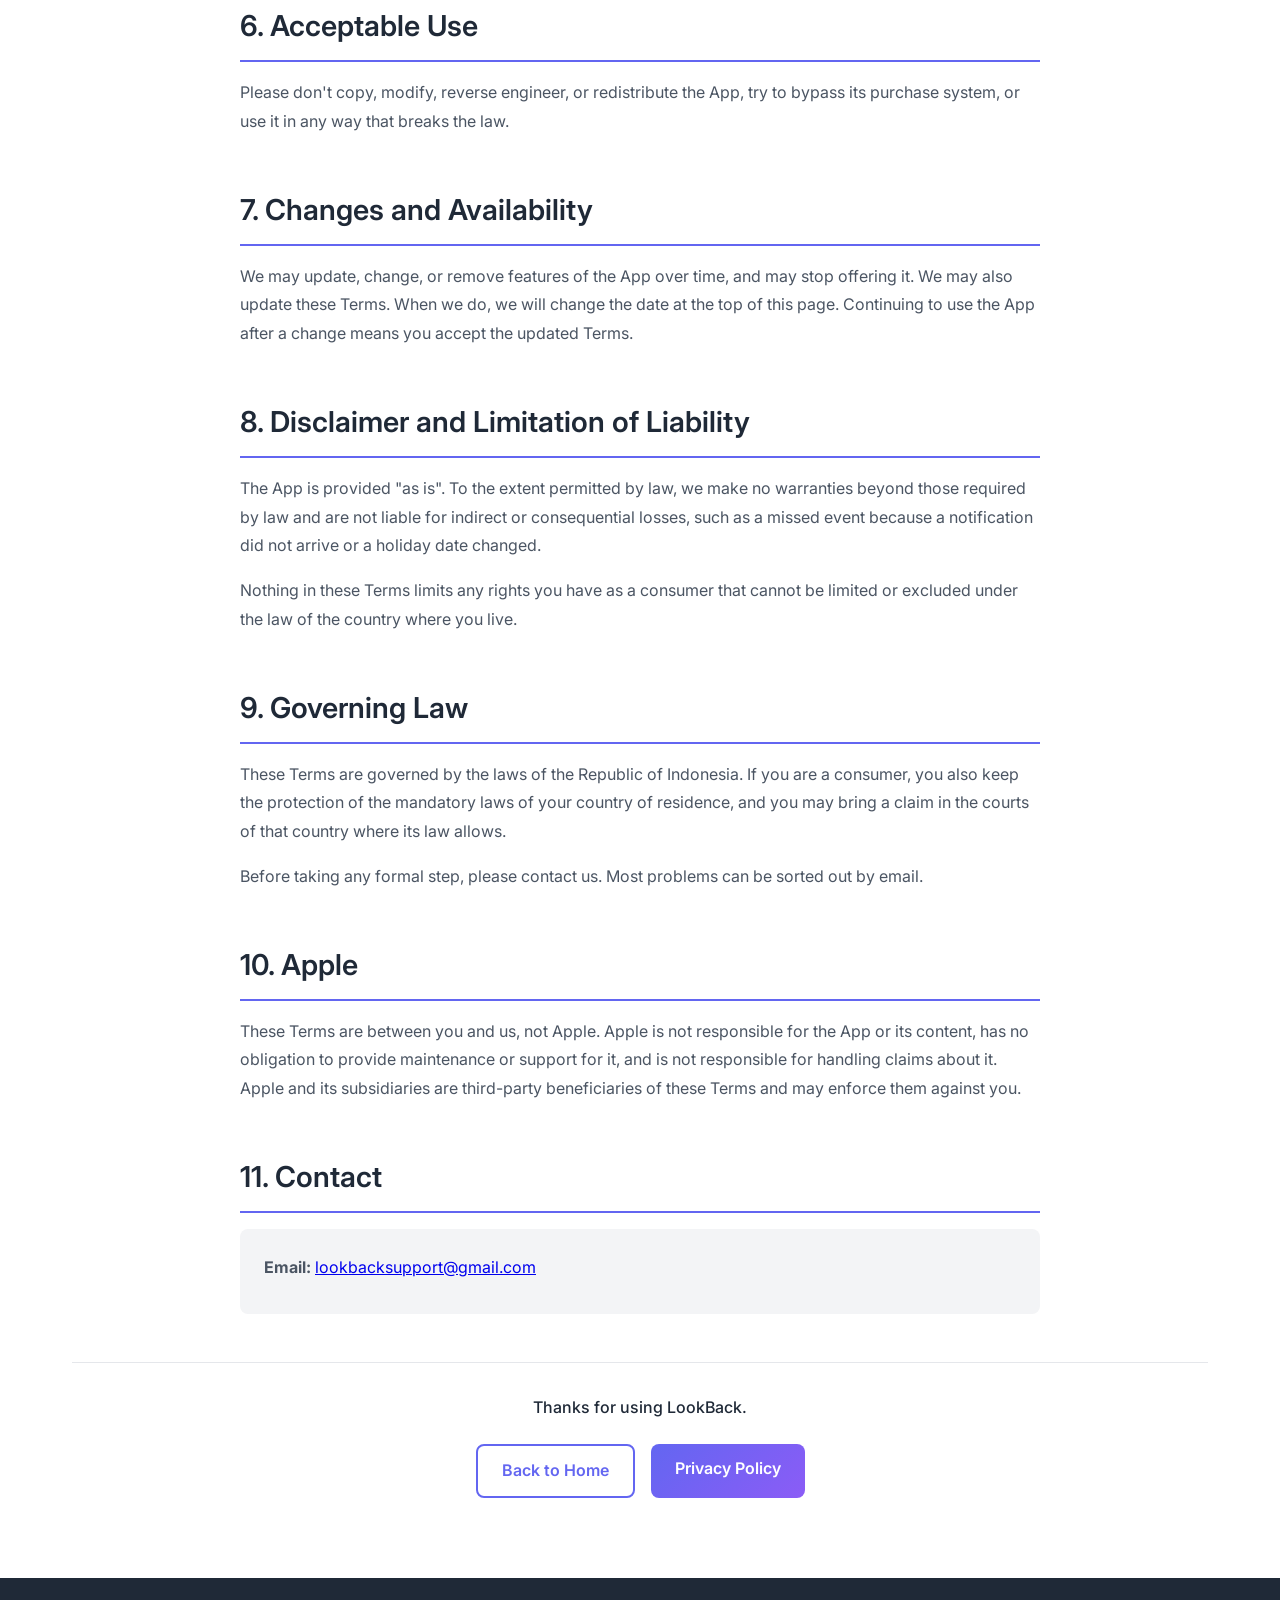
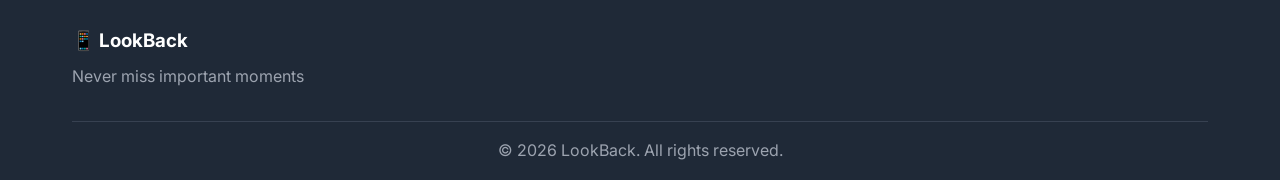
<file: terms-of-service.html>
<!DOCTYPE html>
<html lang="en">
<head>
    <meta charset="UTF-8">
    <meta name="viewport" content="width=device-width, initial-scale=1.0">
    <title>Terms of Service - LookBack</title>
    <meta name="description" content="Terms of Service for LookBack countdown app">
    <link rel="stylesheet" href="styles.css">
    <link href="https://fonts.googleapis.com/css2?family=Inter:wght@300;400;500;600;700&display=swap" rel="stylesheet">
</head>
<body>
    <nav class="navbar">
        <div class="nav-container">
            <div class="nav-logo">
                <a href="index.html"><h1>📱 LookBack</h1></a>
            </div>
            <ul class="nav-menu">
                <li><a href="index.html" class="nav-link">Home</a></li>
                <li><a href="privacy-policy.html" class="nav-link">Privacy</a></li>
                <li><a href="mailto:lookbacksupport@gmail.com" class="nav-link">Contact</a></li>
            </ul>
        </div>
    </nav>

    <main class="legal-page">
        <div class="container">
            <div class="legal-header">
                <h1>Terms of Service</h1>
                <p class="last-updated">Last updated: November 2, 2026</p>
            </div>

            <div class="legal-content">
                <section class="legal-section">
                    <h2>1. Agreement</h2>
                    <p>These Terms apply to the LookBack iOS app (the "App"), made by an independent developer ("we", "us"). By downloading or using the App you agree to them.</p>
                    <p>Your license to use the App is granted under Apple's <a href="https://www.apple.com/legal/internet-services/itunes/dev/stdeula/" target="_blank" rel="noopener">Licensed Application End User License Agreement</a> (the "Apple EULA"). These Terms add details specific to LookBack. If anything here conflicts with the Apple EULA, the Apple EULA applies.</p>
                </section>

                <section class="legal-section">
                    <h2>2. What the App Does</h2>
                    <p>LookBack lets you create countdowns to your own events, browse public holidays and international observances, receive reminders, and show countdowns in home screen widgets.</p>
                </section>

                <section class="legal-section">
                    <h2>3. Free Version and LookBack Pro</h2>
                    <p>The free version includes up to 5 personal countdowns, holidays from 1 country, and a selection of widget styles and fonts.</p>
                    <p><strong>LookBack Pro</strong> is a one-time in-app purchase, not a subscription. It unlocks:</p>
                    <ul>
                        <li>Unlimited personal countdowns</li>
                        <li>Holidays from up to 5 countries at once</li>
                        <li>All widget styles and fonts</li>
                    </ul>
                    <p>Purchases are processed by Apple. Refund requests are handled by Apple under its own policies at <a href="https://reportaproblem.apple.com" target="_blank" rel="noopener">reportaproblem.apple.com</a>. If a purchase is refunded, Pro features are removed. You can restore a previous purchase on any device signed in to the same Apple Account using "Restore Purchase" in the App.</p>
                </section>

                <section class="legal-section">
                    <h2>4. Holiday and Event Information</h2>
                    <p>Holiday dates are compiled from official and public sources, but some holidays depend on lunar calendars, moon sightings, or government announcements and can move. We try to keep them accurate but cannot guarantee it. Please confirm dates that matter (for example travel or time off) with an official source.</p>
                </section>

                <section class="legal-section">
                    <h2>5. Your Content</h2>
                    <p>Countdowns you create belong to you and are stored only on your device. We do not receive or back them up, so they are only as safe as your device and its backups. See our <a href="privacy-policy.html">Privacy Policy</a> for details.</p>
                </section>

                <section class="legal-section">
                    <h2>6. Acceptable Use</h2>
                    <p>Please don't copy, modify, reverse engineer, or redistribute the App, try to bypass its purchase system, or use it in any way that breaks the law.</p>
                </section>

                <section class="legal-section">
                    <h2>7. Changes and Availability</h2>
                    <p>We may update, change, or remove features of the App over time, and may stop offering it. We may also update these Terms. When we do, we will change the date at the top of this page. Continuing to use the App after a change means you accept the updated Terms.</p>
                </section>

                <section class="legal-section">
                    <h2>8. Disclaimer and Limitation of Liability</h2>
                    <p>The App is provided "as is". To the extent permitted by law, we make no warranties beyond those required by law and are not liable for indirect or consequential losses, such as a missed event because a notification did not arrive or a holiday date changed.</p>
                    <p>Nothing in these Terms limits any rights you have as a consumer that cannot be limited or excluded under the law of the country where you live.</p>
                </section>

                <section class="legal-section">
                    <h2>9. Governing Law</h2>
                    <p>These Terms are governed by the laws of the Republic of Indonesia. If you are a consumer, you also keep the protection of the mandatory laws of your country of residence, and you may bring a claim in the courts of that country where its law allows.</p>
                    <p>Before taking any formal step, please contact us. Most problems can be sorted out by email.</p>
                </section>

                <section class="legal-section">
                    <h2>10. Apple</h2>
                    <p>These Terms are between you and us, not Apple. Apple is not responsible for the App or its content, has no obligation to provide maintenance or support for it, and is not responsible for handling claims about it. Apple and its subsidiaries are third-party beneficiaries of these Terms and may enforce them against you.</p>
                </section>

                <section class="legal-section">
                    <h2>11. Contact</h2>
                    <div class="contact-info">
                        <p><strong>Email:</strong> <a href="mailto:lookbacksupport@gmail.com">lookbacksupport@gmail.com</a></p>
                    </div>
                </section>
            </div>

            <div class="legal-footer">
                <p>Thanks for using LookBack.</p>
                <div class="legal-actions">
                    <a href="index.html" class="btn btn-secondary">Back to Home</a>
                    <a href="privacy-policy.html" class="btn btn-primary">Privacy Policy</a>
                </div>
            </div>
        </div>
    </main>

    <footer class="footer">
        <div class="container">
            <div class="footer-content">
                <div class="footer-brand">
                    <h3>📱 LookBack</h3>
                    <p>Never miss important moments</p>
                </div>
            </div>
            <div class="footer-bottom">
                <p>&copy; 2026 LookBack. All rights reserved.</p>
            </div>
        </div>
    </footer>
</body>
</html>
</file>
<file: styles.css>
/* Reset and Base Styles */
* {
    margin: 0;
    padding: 0;
    box-sizing: border-box;
}

html {
    scroll-behavior: smooth;
}

body {
    font-family: 'Inter', -apple-system, BlinkMacSystemFont, 'Segoe UI', Roboto, Oxygen, Ubuntu, Cantarell, sans-serif;
    line-height: 1.6;
    color: #333;
    background-color: #fafafa;
}

/* Navigation */
.navbar {
    background: rgba(255, 255, 255, 0.95);
    backdrop-filter: blur(10px);
    position: fixed;
    top: 0;
    width: 100%;
    z-index: 1000;
    box-shadow: 0 2px 10px rgba(0, 0, 0, 0.1);
}

.nav-container {
    max-width: 1200px;
    margin: 0 auto;
    padding: 1rem 2rem;
    display: flex;
    justify-content: space-between;
    align-items: center;
}

.nav-logo h1 {
    font-size: 1.5rem;
    font-weight: 700;
    color: #1f2937;
}

.nav-logo a {
    text-decoration: none;
    color: inherit;
}

.nav-menu {
    display: flex;
    list-style: none;
    gap: 2rem;
}

.nav-link {
    text-decoration: none;
    color: #374151;
    font-weight: 500;
    transition: color 0.3s ease;
}

.nav-link:hover {
    color: #6366f1;
}

.hamburger {
    display: none;
    flex-direction: column;
    cursor: pointer;
}

.bar {
    width: 25px;
    height: 3px;
    background-color: #374151;
    margin: 3px 0;
    transition: 0.3s;
}

/* Container */
.container {
    max-width: 1200px;
    margin: 0 auto;
    padding: 0 2rem;
}

/* Buttons */
.btn {
    display: inline-block;
    padding: 12px 24px;
    border-radius: 8px;
    text-decoration: none;
    font-weight: 600;
    transition: all 0.3s ease;
    border: none;
    cursor: pointer;
    font-size: 1rem;
    text-align: center;
}

.btn-primary {
    background: linear-gradient(135deg, #6366f1, #8b5cf6);
    color: white;
}

.btn-primary:hover {
    transform: translateY(-2px);
    box-shadow: 0 10px 25px rgba(99, 102, 241, 0.3);
}

.btn-secondary {
    background: transparent;
    color: #6366f1;
    border: 2px solid #6366f1;
}

.btn-secondary:hover {
    background: #6366f1;
    color: white;
    transform: translateY(-2px);
}

/* Hero Section */
.hero {
    padding: 120px 0 80px;
    background: linear-gradient(135deg, #667eea 0%, #764ba2 100%);
    color: white;
    overflow: hidden;
    position: relative;
    min-height: 90vh;
}

.hero-container {
    max-width: 1200px;
    margin: 0 auto;
    padding: 0 2rem;
    display: grid;
    grid-template-columns: 1fr 1fr;
    gap: 4rem;
    align-items: center;
    position: relative;
    z-index: 2;
    min-height: 70vh;
}

.hero-title {
    font-size: 3.5rem;
    font-weight: 700;
    margin-bottom: 1.5rem;
    line-height: 1.2;
    color: white;
    text-shadow: 2px 2px 4px rgba(0, 0, 0, 0.3);
}

.hero-subtitle {
    font-size: 1.25rem;
    margin-bottom: 2rem;
    opacity: 0.9;
    line-height: 1.6;
    color: white;
    text-shadow: 1px 1px 2px rgba(0, 0, 0, 0.3);
}

.hero .btn-secondary {
    color: white;
    border-color: rgba(255, 255, 255, 0.85);
}

.hero .btn-secondary:hover {
    background: white;
    color: #4f46e5;
}

.hero-buttons {
    display: flex;
    gap: 1rem;
    flex-wrap: wrap;
}

.hero-image {
    text-align: center;
}

.app-mockup {
    max-width: 350px;
    height: auto;
    border-radius: 25px;
    box-shadow: 0 25px 50px rgba(0, 0, 0, 0.4), 0 10px 20px rgba(0, 0, 0, 0.3);
    transition: transform 0.3s ease, box-shadow 0.3s ease;
    animation: float 6s ease-in-out infinite, rotate 20s linear infinite;
}

.app-mockup:hover {
    transform: scale(1.05) rotateY(10deg);
    box-shadow: 0 35px 70px rgba(0, 0, 0, 0.5), 0 15px 30px rgba(0, 0, 0, 0.4);
}

@keyframes float {
    0%, 100% { transform: translateY(0px) rotateY(0deg); }
    50% { transform: translateY(-20px) rotateY(5deg); }
}

@keyframes rotate {
    0% { transform: rotateY(0deg); }
    25% { transform: rotateY(5deg); }
    50% { transform: rotateY(0deg); }
    75% { transform: rotateY(-5deg); }
    100% { transform: rotateY(0deg); }
}

/* Sections */
.section-title {
    font-size: 2.8rem;
    font-weight: 800;
    text-align: center;
    margin-bottom: 2rem;
    color: #111827;
    background: linear-gradient(135deg, #111827 0%, #374151 100%);
    -webkit-background-clip: text;
    -webkit-text-fill-color: transparent;
    background-clip: text;
    position: relative;
}

.section-title::after {
    content: '';
    position: absolute;
    bottom: -10px;
    left: 50%;
    transform: translateX(-50%);
    width: 80px;
    height: 3px;
    background: linear-gradient(135deg, #111827 0%, #6b7280 100%);
    border-radius: 2px;
}

.section-subtitle {
    font-size: 1.1rem;
    text-align: center;
    color: #6b7280;
    margin-bottom: 3rem;
}

/* Features Section */
.features {
    padding: 100px 0;
    background: linear-gradient(135deg, #f8fafc 0%, #e2e8f0 50%, #cbd5e1 100%);
    position: relative;
}

.features::before {
    content: '';
    position: absolute;
    top: 0;
    left: 0;
    right: 0;
    bottom: 0;
    background: linear-gradient(45deg, transparent 49%, rgba(0,0,0,0.02) 50%, transparent 51%);
    background-size: 20px 20px;
}

.features-grid {
    display: grid;
    grid-template-columns: repeat(auto-fit, minmax(300px, 1fr));
    gap: 2rem;
}

.feature-card {
    background: white;
    padding: 2rem;
    border-radius: 12px;
    box-shadow: 0 4px 20px rgba(0, 0, 0, 0.1);
    text-align: center;
    transition: transform 0.3s ease, box-shadow 0.3s ease;
}

.feature-card:hover {
    transform: translateY(-5px);
    box-shadow: 0 10px 30px rgba(0, 0, 0, 0.15);
}

.feature-icon {
    font-size: 3rem;
    margin-bottom: 1rem;
}

.feature-card h3 {
    font-size: 1.5rem;
    font-weight: 600;
    margin-bottom: 1rem;
    color: #1f2937;
}

.feature-card p {
    color: #6b7280;
    line-height: 1.6;
}

/* Screenshots Section */
.screenshots {
    padding: 80px 0;
    background: #f9fafb;
}

.screenshot-grid {
    display: grid;
    grid-template-columns: repeat(auto-fit, minmax(250px, 1fr));
    gap: 2rem;
    margin-bottom: 3rem;
}

.screenshot-item {
    background: white;
    border-radius: 12px;
    padding: 1.5rem;
    text-align: center;
    box-shadow: 0 4px 20px rgba(0, 0, 0, 0.1);
    transition: transform 0.3s ease;
}

.screenshot-item:hover {
    transform: translateY(-3px);
}

.screenshot-img {
    width: 200px;
    height: 400px;
    object-fit: cover;
    border-radius: 20px;
    margin-bottom: 1rem;
    background: #e5e7eb;
    display: flex;
    align-items: center;
    justify-content: center;
    font-size: 0.9rem;
    color: #6b7280;
}

.screenshot-item h4 {
    font-size: 1.2rem;
    font-weight: 600;
    margin-bottom: 0.5rem;
    color: #1f2937;
}

.screenshot-item p {
    color: #6b7280;
    font-size: 0.9rem;
}

/* Image Suggestions */
.image-suggestions {
    background: white;
    padding: 2rem;
    border-radius: 12px;
    box-shadow: 0 4px 20px rgba(0, 0, 0, 0.1);
    margin-top: 2rem;
}

.image-suggestions h3 {
    color: #1f2937;
    margin-bottom: 1rem;
}

.image-suggestions ul {
    list-style: none;
    padding-left: 0;
}

.image-suggestions li {
    margin-bottom: 0.8rem;
    padding: 0.5rem;
    background: #f3f4f6;
    border-radius: 6px;
}

.image-suggestions li strong {
    color: #6366f1;
}

/* Download Section */
.download {
    padding: 80px 0;
    background: linear-gradient(135deg, #667eea 0%, #764ba2 100%);
    color: white;
    text-align: center;
}

.download .section-title,
.download .section-subtitle {
    color: white;
}

.download-buttons {
    margin: 2rem 0;
}

.app-store-button img {
    height: 60px;
    transition: transform 0.3s ease;
}

.app-store-button:hover img {
    transform: scale(1.05);
}

.app-info {
    background: rgba(255, 255, 255, 0.1);
    border-radius: 12px;
    padding: 1.5rem;
    margin: 2rem auto 0;
    max-width: 400px;
}

.app-info p {
    margin: 0.5rem 0;
}

/* Support Section */
.support {
    padding: 80px 0;
    background: white;
}

.support-grid {
    display: grid;
    grid-template-columns: repeat(auto-fit, minmax(300px, 1fr));
    gap: 2rem;
}

.support-item {
    background: #f9fafb;
    padding: 2rem;
    border-radius: 12px;
    text-align: center;
}

.support-item h3 {
    font-size: 1.5rem;
    margin-bottom: 1rem;
    color: #1f2937;
}

.support-item p {
    color: #6b7280;
    margin-bottom: 1rem;
}

.support-link {
    color: #6366f1;
    text-decoration: none;
    font-weight: 600;
    transition: color 0.3s ease;
}

.support-link:hover {
    color: #4f46e5;
    text-decoration: underline;
}

.legal-links {
    display: flex;
    flex-direction: column;
    gap: 0.5rem;
}

/* Footer */
.footer {
    background: #1f2937;
    color: white;
    padding: 3rem 0 1rem;
}

.footer-content {
    display: grid;
    grid-template-columns: 1fr 2fr;
    gap: 2rem;
    margin-bottom: 2rem;
}

.footer-brand h3 {
    margin-bottom: 0.5rem;
}

.footer-brand p {
    color: #9ca3af;
}

.footer-links {
    display: grid;
    grid-template-columns: repeat(auto-fit, minmax(150px, 1fr));
    gap: 2rem;
}

.footer-section h4 {
    margin-bottom: 1rem;
    color: white;
}

.footer-section ul {
    list-style: none;
}

.footer-section ul li {
    margin-bottom: 0.5rem;
}

.footer-section ul li a {
    color: #9ca3af;
    text-decoration: none;
    transition: color 0.3s ease;
}

.footer-section ul li a:hover {
    color: white;
}

.footer-bottom {
    border-top: 1px solid #374151;
    padding-top: 1rem;
    text-align: center;
    color: #9ca3af;
}

/* Legal Pages */
.legal-page {
    padding: 120px 0 80px;
    background: white;
    min-height: 100vh;
}

.legal-header {
    text-align: center;
    margin-bottom: 3rem;
}

.legal-header h1 {
    font-size: 3rem;
    font-weight: 700;
    color: #1f2937;
    margin-bottom: 1rem;
}

.last-updated {
    color: #6b7280;
    font-style: italic;
}

.legal-content {
    max-width: 800px;
    margin: 0 auto;
    line-height: 1.8;
}

.legal-section {
    margin-bottom: 3rem;
}

.legal-section h2 {
    font-size: 1.8rem;
    font-weight: 600;
    color: #1f2937;
    margin-bottom: 1rem;
    padding-bottom: 0.5rem;
    border-bottom: 2px solid #6366f1;
}

.legal-section h3 {
    font-size: 1.3rem;
    font-weight: 600;
    color: #374151;
    margin: 1.5rem 0 1rem;
}

.legal-section ul {
    margin-left: 1.5rem;
    margin-bottom: 1rem;
}

.legal-section li {
    margin-bottom: 0.5rem;
    color: #4b5563;
}

.legal-section p {
    margin-bottom: 1rem;
    color: #4b5563;
}

.contact-info {
    background: #f3f4f6;
    padding: 1.5rem;
    border-radius: 8px;
    margin: 1rem 0;
}

.contact-info p {
    margin-bottom: 0.5rem;
}

.legal-footer {
    margin-top: 3rem;
    padding-top: 2rem;
    border-top: 1px solid #e5e7eb;
    text-align: center;
}

.legal-footer p {
    margin-bottom: 1.5rem;
    font-weight: 500;
    color: #1f2937;
}

.legal-actions {
    display: flex;
    justify-content: center;
    gap: 1rem;
    flex-wrap: wrap;
}

/* Responsive Design */
@media (max-width: 768px) {
    .nav-menu {
        display: none;
    }
    
    .hamburger {
        display: flex;
    }
    
    .hero-container {
        grid-template-columns: 1fr;
        text-align: center;
        gap: 2rem;
    }
    
    .hero-title {
        font-size: 2.5rem;
    }
    
    .hero-buttons {
        justify-content: center;
    }
    
    .features-grid {
        grid-template-columns: 1fr;
    }
    
    .screenshot-grid {
        grid-template-columns: repeat(auto-fit, minmax(200px, 1fr));
    }
    
    .support-grid {
        grid-template-columns: 1fr;
    }
    
    .footer-content {
        grid-template-columns: 1fr;
        text-align: center;
    }
    
    .footer-links {
        grid-template-columns: repeat(2, 1fr);
    }
    
    .legal-header h1 {
        font-size: 2rem;
    }
    
    .legal-actions {
        flex-direction: column;
        align-items: center;
    }
}

@media (max-width: 480px) {
    .container,
    .nav-container {
        padding: 0 1rem;
    }
    
    .hero {
        padding: 100px 0 60px;
    }
    
    .hero {
        padding: 100px 0 60px;
        min-height: 85vh;
    }

    .hero-container {
        min-height: 70vh;
    }

    .hero-title {
        font-size: 2.8rem;
        margin-bottom: 1rem;
    }
    
    .hero-subtitle {
        font-size: 1.1rem;
        max-width: 100%;
        margin-bottom: 2rem;
    }

    .hero-buttons {
        flex-direction: column;
        align-items: center;
        gap: 1rem;
    }

    .btn {
        width: 100%;
        max-width: 280px;
        padding: 15px 24px;
        font-size: 1.1rem;
    }

    .app-mockup {
        max-width: 280px;
        margin: 0 auto;
    }

    .features {
        padding: 60px 0;
    }

    .feature-card {
        padding: 2rem;
        margin: 0 1rem;
    }
    
    .section-title {
        font-size: 2.2rem;
        margin-bottom: 1.5rem;
    }

    .screenshot-item {
        margin: 0 1rem;
    }

    .container {
        padding: 0 1rem;
    }
    
    .screenshot-grid {
        grid-template-columns: 1fr;
    }
    
    .footer-links {
        grid-template-columns: 1fr;
    }
}

/* Animations */
@keyframes fadeInUp {
    from {
        opacity: 0;
        transform: translateY(30px);
    }
    to {
        opacity: 1;
        transform: translateY(0);
    }
}

.feature-card,
.screenshot-item,
.support-item {
    animation: fadeInUp 0.6s ease forwards;
}

/* Dark mode support */
@media (prefers-color-scheme: dark) {
    body {
        background-color: #111827;
        color: #f9fafb;
    }
    
    .navbar {
        background: rgba(17, 24, 39, 0.95);
    }
    
    .nav-link {
        color: #d1d5db;
    }
    
    .nav-link:hover {
        color: #a5b4fc;
    }
    
    .features {
        background: #111827;
    }
    
    .feature-card {
        background: #1f2937;
        color: #f9fafb;
    }
    
    .feature-card h3 {
        color: #f9fafb;
    }
    
    .screenshots {
        background: #0f172a;
    }
    
    .screenshot-item,
    .image-suggestions {
        background: #1f2937;
    }
    
    .screenshot-item h4 {
        color: #f9fafb;
    }
    
    .support {
        background: #111827;
    }
    
    .support-item {
        background: #1f2937;
    }
    
    .support-item h3 {
        color: #f9fafb;
    }

    .nav-logo h1 {
        color: #f9fafb;
    }

    .bar {
        background-color: #d1d5db;
    }

    .section-title {
        background: linear-gradient(135deg, #f9fafb 0%, #c7d2fe 100%);
        -webkit-background-clip: text;
        background-clip: text;
    }

    .section-title::after {
        background: linear-gradient(135deg, #a5b4fc 0%, #6b7280 100%);
    }

    .section-subtitle,
    .feature-card p,
    .screenshot-item p,
    .support-item p,
    .screenshot-img {
        color: #9ca3af;
    }

    .download .section-subtitle {
        color: white;
    }

    .image-suggestions h3 {
        color: #f9fafb;
    }

    .image-suggestions li {
        background: #374151;
        color: #e5e7eb;
    }

    .image-suggestions li strong,
    .support-link,
    .legal-section a {
        color: #a5b4fc;
    }

    .support-link:hover {
        color: #c7d2fe;
    }

    .screenshot-img {
        background: #374151;
    }

    .legal-page {
        background: #111827;
    }

    .legal-header h1,
    .legal-section h2,
    .legal-footer p {
        color: #f9fafb;
    }

    .legal-section h3 {
        color: #e5e7eb;
    }

    .legal-section p,
    .legal-section li {
        color: #d1d5db;
    }

    .last-updated {
        color: #9ca3af;
    }

    .contact-info {
        background: #1f2937;
    }

    .legal-footer {
        border-top-color: #374151;
    }
}

/* Print styles */
@media print {
    .navbar,
    .footer,
    .hero-buttons,
    .legal-actions {
        display: none;
    }
    
    body {
        background: white;
        color: black;
    }
    
    .legal-page {
        padding: 1rem 0;
    }
}
</file>
